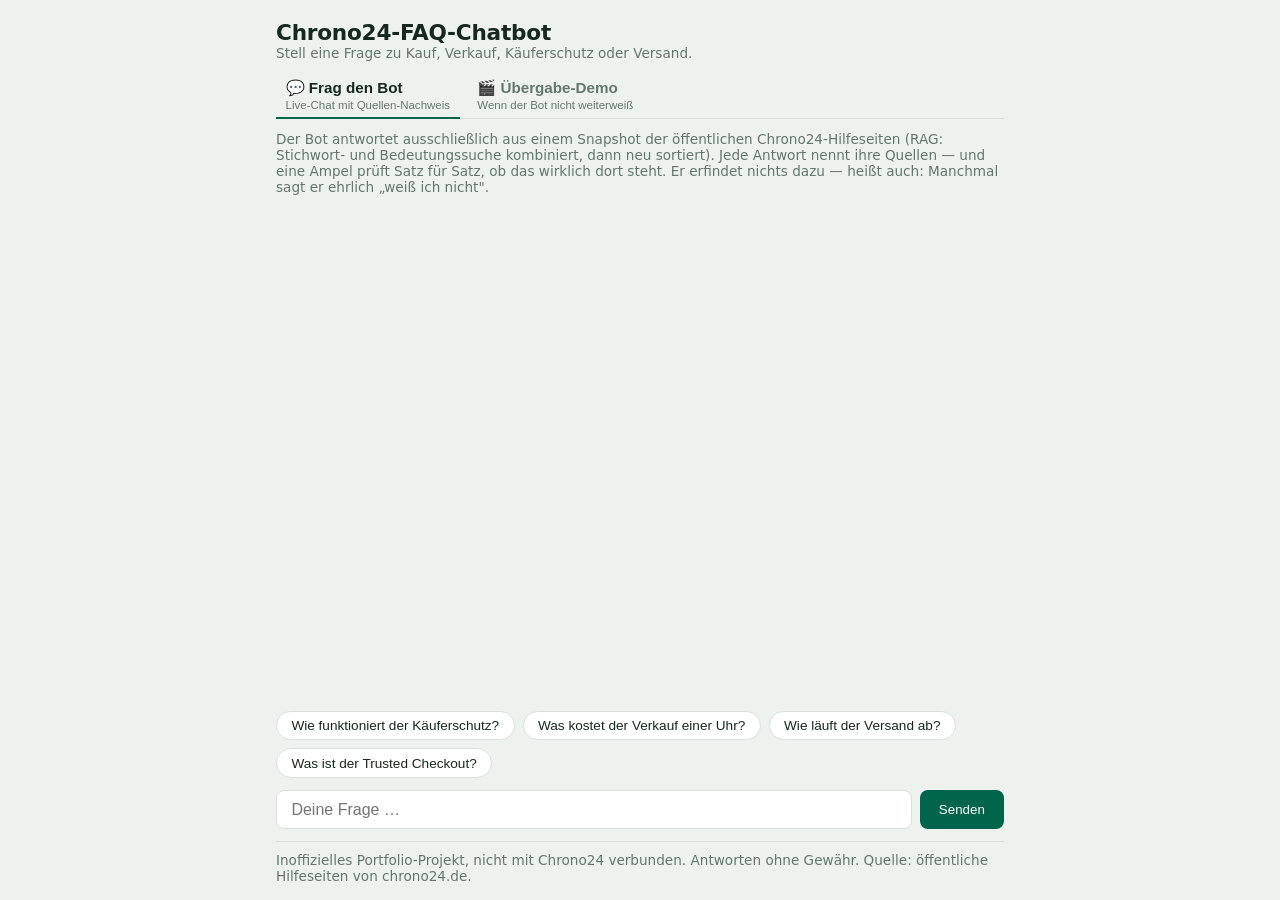
<file: static/index.html>
<!DOCTYPE html>
<html lang="de">
<head>
  <meta charset="utf-8">
  <meta name="viewport" content="width=device-width, initial-scale=1">
  <title>Chrono24-FAQ-Chatbot — Portfolio-Demo</title>
  <link rel="stylesheet" href="style.css">
</head>
<body>
  <main class="chat">
    <header>
      <h1>Chrono24-FAQ-Chatbot</h1>
      <p class="subtitle">Stell eine Frage zu Kauf, Verkauf, Käuferschutz oder Versand.</p>
    </header>
    <nav class="tabs">
      <button type="button" id="tab-chat" class="tab active">
        <strong>💬 Frag den Bot</strong>
        <small>Live-Chat mit Quellen-Nachweis</small>
      </button>
      <button type="button" id="tab-demo" class="tab">
        <strong>🎬 Übergabe-Demo</strong>
        <small>Wenn der Bot nicht weiterweiß</small>
      </button>
    </nav>
    <p id="tab-intro" class="tab-intro"></p>
    <div id="messages" class="messages"></div>
    <div id="examples" class="examples">
      <button class="example">Wie funktioniert der Käuferschutz?</button>
      <button class="example">Was kostet der Verkauf einer Uhr?</button>
      <button class="example">Wie läuft der Versand ab?</button>
      <button class="example">Was ist der Trusted Checkout?</button>
    </div>
    <div class="scenarios-row" id="scenarios-row" hidden>
      <span class="scenarios-label">Wähle einen Fall:</span>
      <span id="scenarios"></span>
    </div>
    <form id="form" class="input-row">
      <input id="input" type="text" maxlength="500" autocomplete="off"
             placeholder="Deine Frage …" required>
      <button type="submit" id="send">Senden</button>
      <button id="handover" type="button" hidden>An Support übergeben</button>
    </form>
    <footer>
      Inoffizielles Portfolio-Projekt, nicht mit Chrono24 verbunden. Antworten ohne
      Gewähr. Quelle: öffentliche Hilfeseiten von chrono24.de.
    </footer>
  </main>
  <script src="app.js"></script>
</body>
</html>
</file>
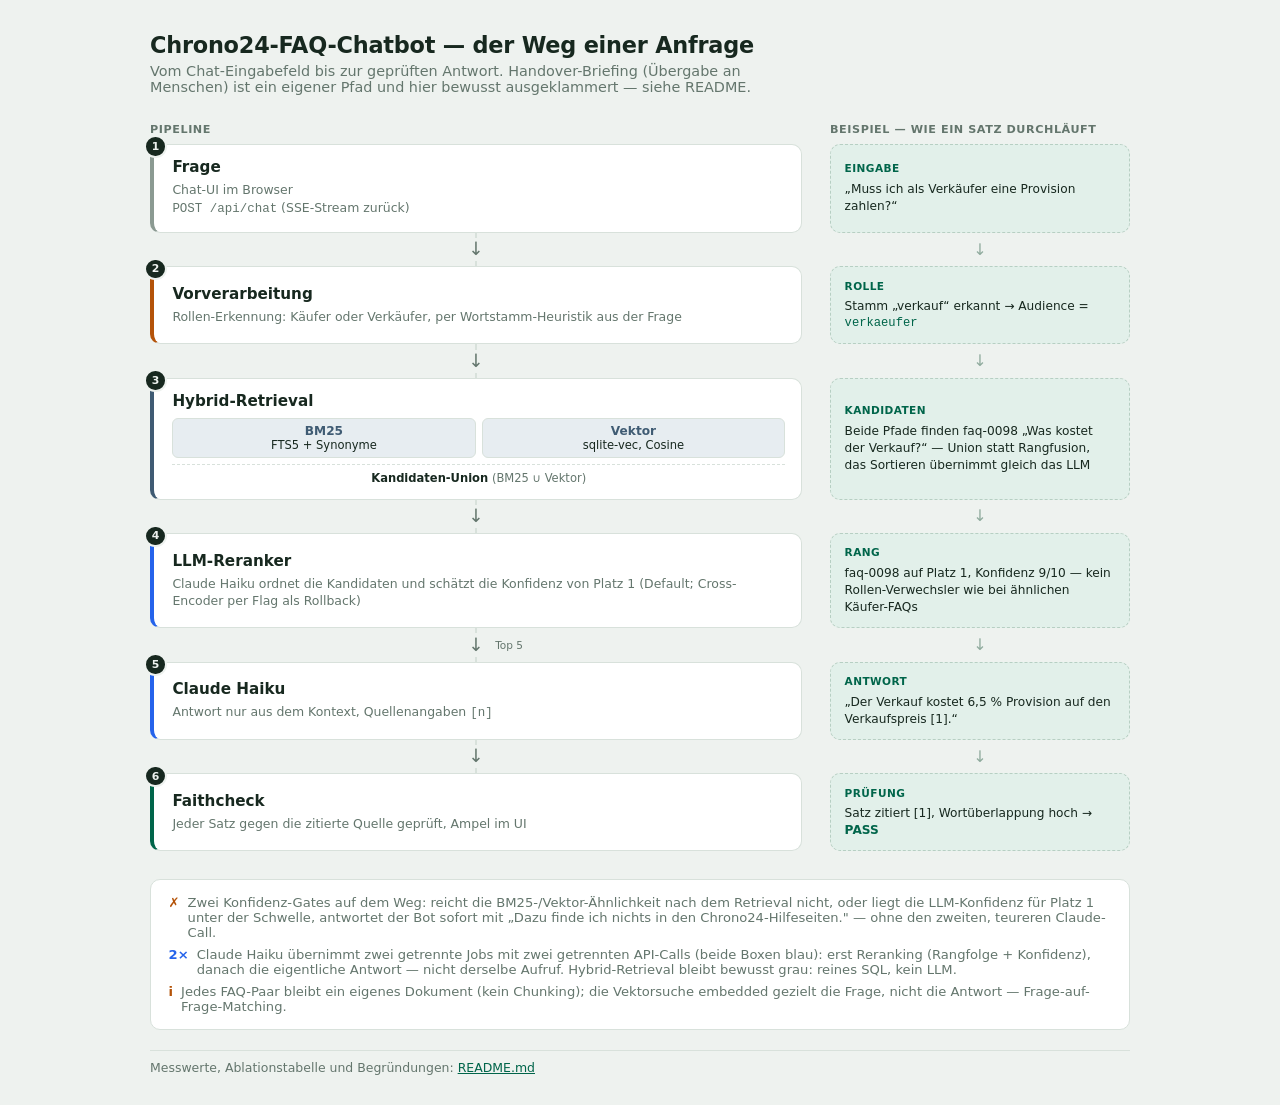
<file: docs/pipeline.html>
<!doctype html>
<html lang="de">
<head>
<meta charset="utf-8">
<title>Chrono24-FAQ-Chatbot — Anfrage → Antwort</title>
<meta name="viewport" content="width=device-width, initial-scale=1">
<style>
  :root {
    --bg: #eef2ef;
    --card: #ffffff;
    --ink: #17281f;
    --muted: #64766d;
    --border: #d8e1db;
    --green: #00654a;
    --green-soft: #e2f0ea;
    --green-line: #b7cfc3;
    --bot: #2563eb;
    --amber: #b45309;
    --slate: #3f5b73;
    --slate-soft: #e7edf1;
  }
  * { box-sizing: border-box; margin: 0; }
  body {
    background: var(--bg);
    color: var(--ink);
    font-family: system-ui, -apple-system, "Segoe UI", sans-serif;
    padding: 2rem 1.5rem;
  }
  .wrap { max-width: 980px; margin: 0 auto; }
  header { margin-bottom: 1.75rem; }
  h1 { font-size: 1.4rem; font-weight: 650; letter-spacing: -0.01em; }
  .subtitle { color: var(--muted); font-size: 0.9rem; margin-top: 0.3rem; max-width: 640px; }

  .flow {
    display: grid;
    grid-template-columns: 1fr 300px;
    column-gap: 1.75rem;
    row-gap: 0;
    align-items: stretch;
  }

  .col-label {
    font-size: 0.7rem; font-weight: 650; text-transform: uppercase;
    letter-spacing: 0.05em; color: var(--muted); padding-bottom: 0.5rem;
  }

  /* Pipeline-Spur: durchgehende Rail-Linie hinter dem Pfeil, Glyph
     maskiert die Linie mit dem Seitenhintergrund -- gleiches Muster wie
     die Betreuer-Zeitachse in static/style.css (.lane.line). */
  .arrow-main {
    position: relative;
    height: 2.1rem;
    display: flex; align-items: center; justify-content: center;
    color: var(--muted);
  }
  .arrow-main::before {
    content: ""; position: absolute; left: 50%; top: 0; bottom: 0;
    width: 2px; background: var(--border); transform: translateX(-50%);
  }
  .arrow-main .glyph {
    position: relative; z-index: 1; background: var(--bg);
    padding: 0.15rem 0.4rem; font-size: 1.15rem; line-height: 1;
  }
  .arrow-main .tag {
    position: absolute; left: calc(50% + 1rem); z-index: 1;
    background: var(--bg); padding: 0 0.2rem;
    font-size: 0.66rem; white-space: nowrap;
  }

  /* Beispiel-Spur: bewusst leichter (kleiner, blasser, ohne Rail) --
     zweitrangig gegenueber der Pipeline. */
  .arrow-note {
    height: 2.1rem;
    display: flex; align-items: center; justify-content: center;
    color: #8fab9d; font-size: 1rem; line-height: 1;
  }

  .box {
    position: relative;
    background: var(--card);
    border: 1px solid var(--border);
    border-left: 4px solid var(--muted);
    border-radius: 10px;
    padding: 0.85rem 1rem 0.85rem 1.15rem;
    display: flex;
    flex-direction: column;
    justify-content: center;
  }
  .box h2 { font-size: 0.95rem; font-weight: 650; }
  .box p { font-size: 0.78rem; color: var(--muted); margin-top: 0.3rem; line-height: 1.4; }

  .step {
    position: absolute; top: -0.6rem; left: -0.6rem;
    width: 1.4rem; height: 1.4rem; border-radius: 50%;
    background: var(--ink); color: var(--bg);
    font-size: 0.68rem; font-weight: 700;
    display: flex; align-items: center; justify-content: center;
    border: 2px solid var(--bg);
  }

  .box.user { border-left-color: #8b9a92; }
  .box.pre { border-left-color: var(--amber); }
  .box.retrieval { border-left-color: var(--slate); }
  .box.rerank { border-left-color: var(--bot); }
  .box.llm { border-left-color: var(--bot); }
  .box.faith { border-left-color: var(--green); }

  .retrieval-inner {
    display: flex; flex-direction: column; gap: 0.4rem; margin-top: 0.5rem;
  }
  .chips { display: flex; gap: 0.4rem; }
  .chip {
    flex: 1; background: var(--slate-soft); border: 1px solid var(--border);
    border-radius: 6px; padding: 0.3rem 0.4rem; font-size: 0.72rem; text-align: center;
  }
  .chip b { display: block; font-size: 0.76rem; color: var(--slate); }
  .fusion {
    text-align: center; font-size: 0.72rem; color: var(--muted);
    border-top: 1px dashed var(--border); padding-top: 0.35rem;
  }
  .fusion b { color: var(--ink); }

  .note {
    background: var(--green-soft);
    border: 1px dashed var(--green-line);
    border-radius: 10px;
    padding: 0.7rem 0.85rem;
    font-size: 0.76rem;
    color: var(--ink);
    line-height: 1.4;
    display: flex;
    flex-direction: column;
    justify-content: center;
  }
  .note b {
    display: block; font-size: 0.66rem; font-weight: 700; text-transform: uppercase;
    letter-spacing: 0.04em; color: var(--green); margin-bottom: 0.3rem;
  }

  .legend {
    margin-top: 1.75rem;
    background: var(--card);
    border: 1px solid var(--border);
    border-radius: 10px;
    padding: 0.9rem 1.1rem;
    font-size: 0.82rem;
    color: var(--muted);
    display: flex;
    flex-direction: column;
    gap: 0.45rem;
  }
  .legend .row { display: flex; gap: 0.5rem; align-items: baseline; }
  .legend .mark { color: var(--amber); font-weight: 700; flex-shrink: 0; }
  .legend .mark.claude { color: var(--bot); }
  .legend code {
    color: var(--green); font-family: ui-monospace, "Cascadia Mono", Consolas, monospace;
    font-size: 0.78rem;
  }

  footer {
    margin-top: 1.25rem; font-size: 0.78rem; color: var(--muted);
    border-top: 1px solid var(--border); padding-top: 0.6rem;
  }
  footer a { color: var(--green); }
</style>
</head>
<body>
<div class="wrap">
  <header>
    <h1>Chrono24-FAQ-Chatbot — der Weg einer Anfrage</h1>
    <p class="subtitle">Vom Chat-Eingabefeld bis zur geprüften Antwort. Handover-Briefing (Übergabe an Menschen) ist ein eigener Pfad und hier bewusst ausgeklammert — siehe README.</p>
  </header>

  <div class="flow">
    <div class="col-label">Pipeline</div>
    <div class="col-label">Beispiel — wie ein Satz durchläuft</div>

    <div class="box user">
      <span class="step">1</span>
      <h2>Frage</h2>
      <p>Chat-UI im Browser<br><code style="color:var(--muted)">POST /api/chat</code> (SSE-Stream zurück)</p>
    </div>
    <div class="note"><b>Eingabe</b>„Muss ich als Verkäufer eine Provision zahlen?“</div>

    <div class="arrow-main"><span class="glyph">↓</span></div>
    <div class="arrow-note">↓</div>

    <div class="box pre">
      <span class="step">2</span>
      <h2>Vorverarbeitung</h2>
      <p>Rollen-Erkennung: Käufer oder Verkäufer, per Wortstamm-Heuristik aus der Frage</p>
    </div>
    <div class="note"><b>Rolle</b>Stamm „verkauf“ erkannt → Audience = <code style="color:var(--green)">verkaeufer</code></div>

    <div class="arrow-main"><span class="glyph">↓</span></div>
    <div class="arrow-note">↓</div>

    <div class="box retrieval">
      <span class="step">3</span>
      <h2>Hybrid-Retrieval</h2>
      <div class="retrieval-inner">
        <div class="chips">
          <div class="chip"><b>BM25</b>FTS5 + Synonyme</div>
          <div class="chip"><b>Vektor</b>sqlite-vec, Cosine</div>
        </div>
        <div class="fusion"><b>Kandidaten-Union</b> (BM25 ∪ Vektor)</div>
      </div>
    </div>
    <div class="note"><b>Kandidaten</b>Beide Pfade finden faq-0098 „Was kostet der Verkauf?“ — Union statt Rangfusion, das Sortieren übernimmt gleich das LLM</div>

    <div class="arrow-main"><span class="glyph">↓</span></div>
    <div class="arrow-note">↓</div>

    <div class="box rerank">
      <span class="step">4</span>
      <h2>LLM-Reranker</h2>
      <p>Claude Haiku ordnet die Kandidaten und schätzt die Konfidenz von Platz 1 (Default; Cross-Encoder per Flag als Rollback)</p>
    </div>
    <div class="note"><b>Rang</b>faq-0098 auf Platz 1, Konfidenz 9/10 — kein Rollen-Verwechsler wie bei ähnlichen Käufer-FAQs</div>

    <div class="arrow-main"><span class="glyph">↓</span><span class="tag">Top 5</span></div>
    <div class="arrow-note">↓</div>

    <div class="box llm">
      <span class="step">5</span>
      <h2>Claude Haiku</h2>
      <p>Antwort nur aus dem Kontext, Quellenangaben <code>[n]</code></p>
    </div>
    <div class="note"><b>Antwort</b>„Der Verkauf kostet 6,5 % Provision auf den Verkaufspreis [1].“</div>

    <div class="arrow-main"><span class="glyph">↓</span></div>
    <div class="arrow-note">↓</div>

    <div class="box faith">
      <span class="step">6</span>
      <h2>Faithcheck</h2>
      <p>Jeder Satz gegen die zitierte Quelle geprüft, Ampel im UI</p>
    </div>
    <div class="note"><b>Prüfung</b>Satz zitiert [1], Wortüberlappung hoch → <span style="color:var(--green); font-weight:650;">PASS</span></div>
  </div>

  <div class="legend">
    <div class="row">
      <span class="mark">✗</span>
      <span>Zwei Konfidenz-Gates auf dem Weg: reicht die BM25-/Vektor-Ähnlichkeit nach dem Retrieval nicht, oder liegt die LLM-Konfidenz für Platz 1 unter der Schwelle, antwortet der Bot sofort mit „Dazu finde ich nichts in den Chrono24-Hilfeseiten." — ohne den zweiten, teureren Claude-Call.</span>
    </div>
    <div class="row">
      <span class="mark claude">2×</span>
      <span>Claude Haiku übernimmt zwei getrennte Jobs mit zwei getrennten API-Calls (beide Boxen blau): erst Reranking (Rangfolge + Konfidenz), danach die eigentliche Antwort — nicht derselbe Aufruf. Hybrid-Retrieval bleibt bewusst grau: reines SQL, kein LLM.</span>
    </div>
    <div class="row">
      <span class="mark">i</span>
      <span>Jedes FAQ-Paar bleibt ein eigenes Dokument (kein Chunking); die Vektorsuche embedded gezielt die Frage, nicht die Antwort — Frage-auf-Frage-Matching.</span>
    </div>
  </div>

  <footer>
    Messwerte, Ablationstabelle und Begründungen: <a href="../README.md">README.md</a>
  </footer>
</div>
</body>
</html>
</file>
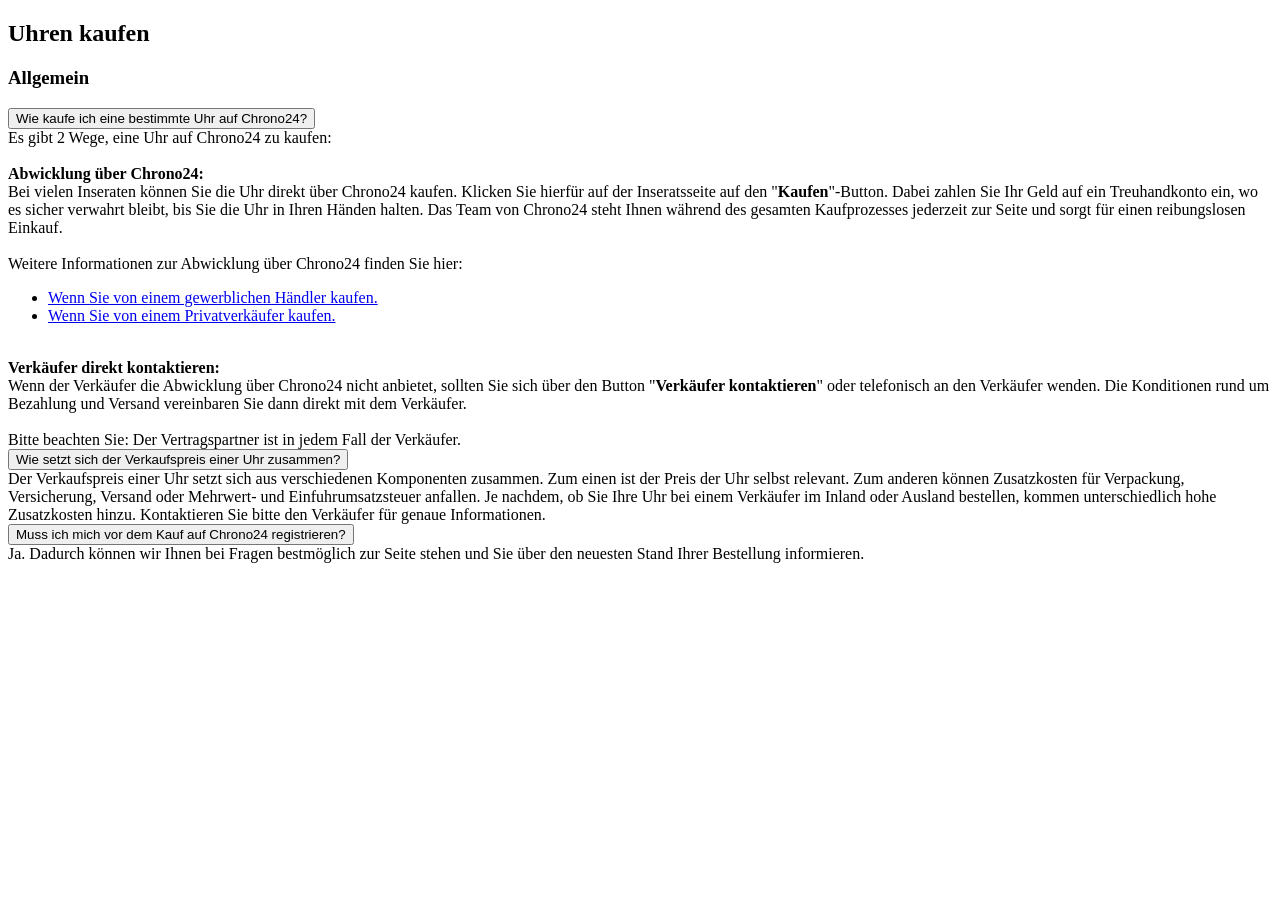
<file: tests/fixtures/faq_sample.html>
<!DOCTYPE html>
<html lang="de">
<head><meta charset="utf-8"><title>FAQ-Fixture (Ausschnitt aus echtem Chrono24-HTML)</title></head>
<body>
<div class="js-faq-list m-b-5">
<div class="js-faq-chapter faq-chapter m-b-6" id="chapter-2">
<h2 id="trusted-checkout">
                     Uhren kaufen</h2>
<div class="js-sub-chapter">
<h3 class="m-t-0" id="buy-watch-1">
                        Allgemein</h3>
<div class="m-b-5">
<div class="accordion js-accordion" id="js-94b9ece7-12f2-423f-b649-334558b54d9d">
<div class="js-accordion-item accordion-item" data-id="22" id="acc-22">
<button aria-controls="id-5493c620" class="js-accordion-head accordion-head w-100 text-lg d-flex justify-content-between align-items-center link" type="button">
<span class="js-accordion-title">
         Wie kaufe ich eine bestimmte Uhr auf Chrono24?
      </span>
<i aria-hidden="true" class="i-arrow-down pull-right" role="img"></i> </button>
<div class="js-accordion-body accordion-body" id="id-5493c620">
<div class="min-width-0">
<div class="m-b-2">
               
Es gibt 2 Wege, eine Uhr auf Chrono24 zu kaufen:<br/><br/><strong>Abwicklung über Chrono24:</strong><br/>Bei vielen Inseraten können Sie die Uhr direkt über Chrono24 kaufen. Klicken Sie hierfür auf der Inseratsseite auf den "<strong>Kaufen</strong>"-Button. Dabei zahlen Sie Ihr Geld auf ein Treuhandkonto ein, wo es sicher verwahrt bleibt, bis Sie die Uhr in Ihren Händen halten. Das Team von Chrono24 steht Ihnen während des gesamten Kaufprozesses jederzeit zur Seite und sorgt für einen reibungslosen Einkauf.<br/><br/>Weitere Informationen zur Abwicklung über Chrono24 finden Sie hier:<ul><li><a href="/about-us.htm">Wenn Sie von einem gewerblichen Händler kaufen.</a></li><li><a href="/about-us.htm#private-seller">Wenn Sie von einem Privatverkäufer kaufen.</a></li></ul><br/><strong>Verkäufer direkt kontaktieren:</strong><br/>Wenn der Verkäufer die Abwicklung über Chrono24 nicht anbietet, sollten Sie sich über den Button "<strong>Verkäufer kontaktieren</strong>" oder telefonisch an den Verkäufer wenden. Die Konditionen rund um Bezahlung und Versand vereinbaren Sie dann direkt mit dem Verkäufer.<br/><br/>Bitte beachten Sie: Der Vertragspartner ist in jedem Fall der Verkäufer.

            </div>
</div>
</div>
</div>
<div class="js-accordion-item accordion-item" data-id="57" id="acc-57">
<button aria-controls="id-8397787e" class="js-accordion-head accordion-head w-100 text-lg d-flex justify-content-between align-items-center link" type="button">
<span class="js-accordion-title">
         Wie setzt sich der Verkaufspreis einer Uhr zusammen?
      </span>
<i aria-hidden="true" class="i-arrow-down pull-right" role="img"></i> </button>
<div class="js-accordion-body accordion-body" id="id-8397787e">
<div class="min-width-0">
<div class="m-b-2">
               
Der Verkaufspreis einer Uhr setzt sich aus verschiedenen Komponenten zusammen. Zum einen ist der Preis der Uhr selbst relevant. Zum anderen können Zusatzkosten für Verpackung, Versicherung, Versand oder Mehrwert- und Einfuhrumsatzsteuer anfallen. Je nachdem, ob Sie Ihre Uhr bei einem Verkäufer im Inland oder Ausland bestellen, kommen unterschiedlich hohe Zusatzkosten hinzu. Kontaktieren Sie bitte den Verkäufer für genaue Informationen.

            </div>
</div>
</div>
</div>
<div class="js-accordion-item accordion-item" data-id="64" id="acc-64">
<button aria-controls="id-e2a51bdf" class="js-accordion-head accordion-head w-100 text-lg d-flex justify-content-between align-items-center link" type="button">
<span class="js-accordion-title">
         Muss ich mich vor dem Kauf auf Chrono24 registrieren?
      </span>
<i aria-hidden="true" class="i-arrow-down pull-right" role="img"></i> </button>
<div class="js-accordion-body accordion-body" id="id-e2a51bdf">
<div class="min-width-0">
<div class="m-b-2">
               
Ja. Dadurch können wir Ihnen bei Fragen bestmöglich zur Seite stehen und Sie über den neuesten Stand Ihrer Bestellung informieren.

            </div>
</div>
</div>
</div>







</div>
<script>
   c24.jsLoader.ready(() => {
      let previous = Promise.resolve();
      previous = c24.jsLoader.load({
         url: '\/dist\/js\/accordion.455e1f095bb63af494d5.js',
         callback: 'initAccordion',
         callbackId: 'js\-94b9ece7\-12f2\-423f\-b649\-334558b54d9d',
      }).catch(e => c24.errors.logError("Error loading js file accordion.455e1f095bb63af494d5.js of bundle accordion with callback initAccordion", '\/dist\/js\/accordion.455e1f095bb63af494d5.js', e));
   });
</script>
</div>
</div>






</div>
</div>
</body>
</html>
</file>
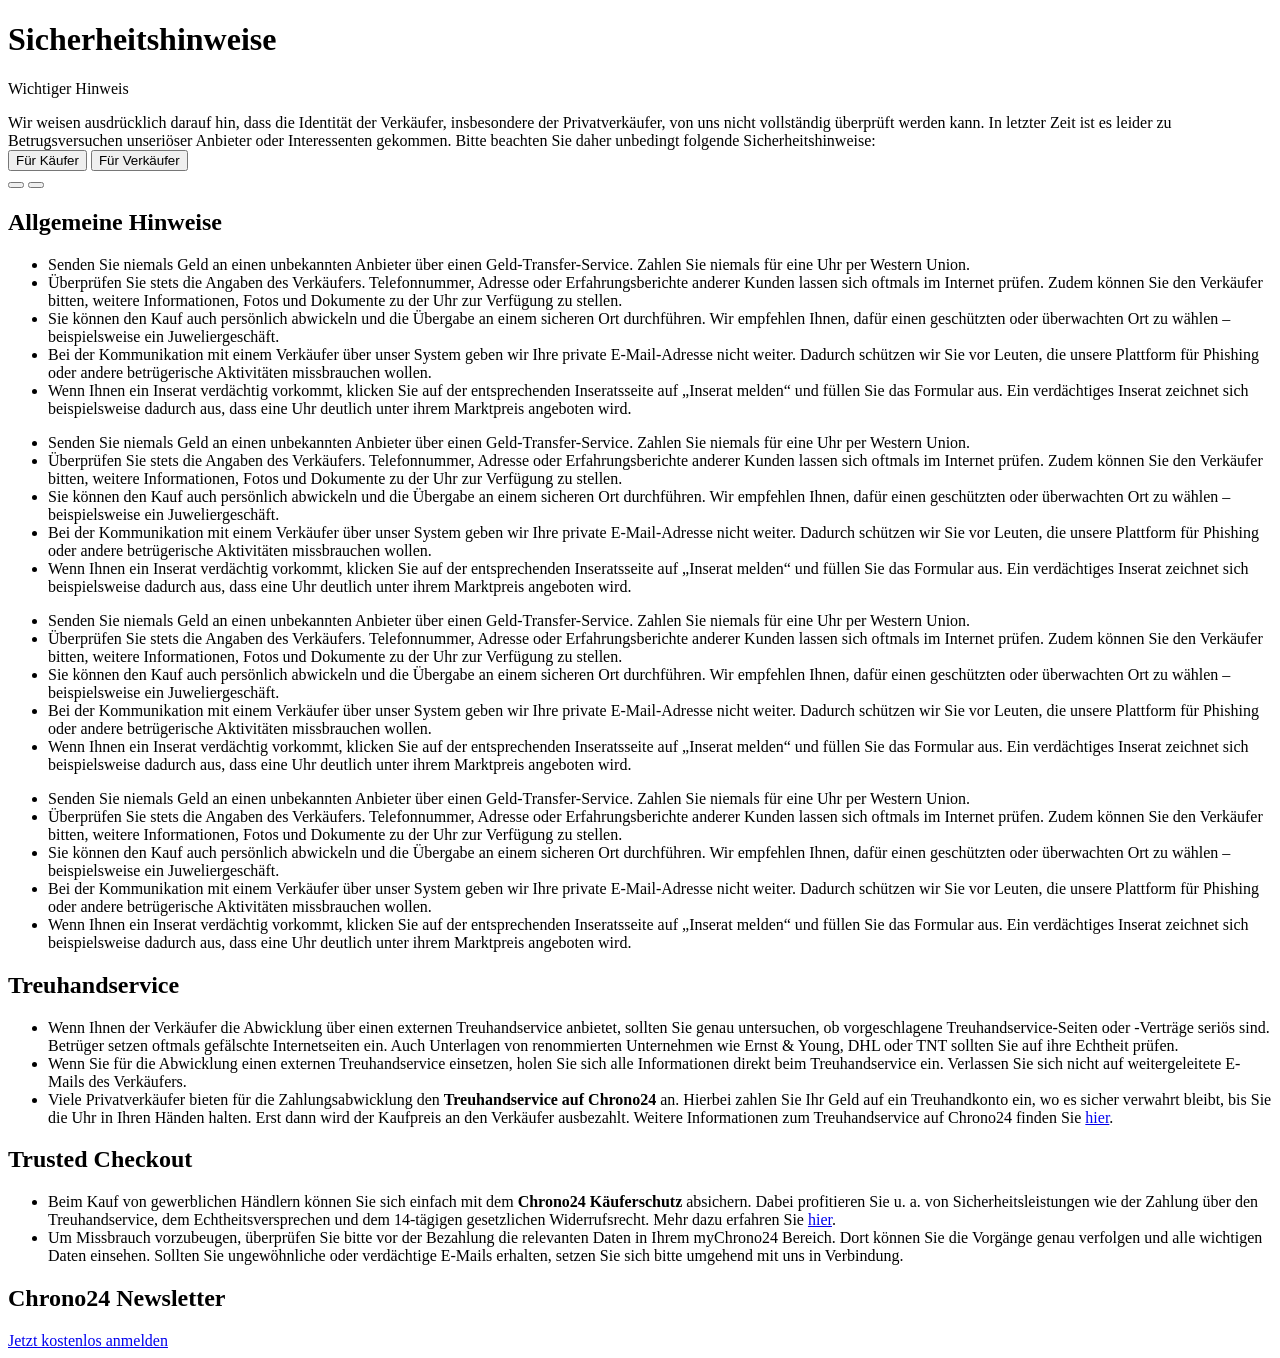
<file: tests/fixtures/info_sample.html>
<!doctype html>
<html lang="de">
<head>
<meta charset="UTF-8">
<title>Chrono24 - Sicherheitshinweise</title>
</head>
<body>
<main id="main-content">
<div class="col-sm-17 col-md-18">
                        <h1>
         Sicherheitshinweise</h1>
   






<c24-alert class="alert m-b-3" component="">
   <div class="alert-content d-flex column-gap-2 p-a-3 p-a-sm-4 alert-warning">

<i class="i-warning" role="img" aria-hidden="true"></i>      <div>
         <p class="text-lg text-bold m-b-2" component-slot="">
            Wichtiger Hinweis
         </p>
         <div component-slot="">
            Wir weisen ausdrücklich darauf hin, dass die Identität der Verkäufer, insbesondere der Privatverkäufer, von uns nicht vollständig überprüft werden kann. In letzter Zeit ist es leider zu Betrugsversuchen unseriöser Anbieter oder Interessenten gekommen. Bitte beachten Sie daher unbedingt folgende Sicherheitshinweise:
         </div>
      </div>
   </div>
</c24-alert>




<c24-tabs class="tabs" component="scope-b4042e49">
   <div class="full-xs m-b-5">
      

      
<c24-scrollable-container class="scrollable-container relative" component="">
   <div class="js-scroll-container scroll-container">
      
         <div class="tabs-wrapper d-flex w-max-content min-width-100" role="tablist">
            <button type="button" id="id-2bfc6fa8-tab-0" class="js-tab tab link text-decoration-none text-lg text-center p-x-3 p-y-2 active text-nowrap scope-b4042e49" role="tab" aria-controls="id-2bfc6fa8-tab-panel-0" aria-selected="">
               Für Käufer
            </button>
            <button type="button" id="id-2bfc6fa8-tab-1" class="js-tab tab link text-decoration-none text-lg text-center p-x-3 p-y-2 text-nowrap scope-b4042e49" role="tab" aria-controls="id-2bfc6fa8-tab-panel-1">
               Für Verkäufer
            </button>
         </div>

   </div>

   <button class="js-previous-button previous-button link d-none" type="button">

<i class="i-back m-r-0" role="img" aria-label="Zur vorherigen Folie gehen"></i>   </button>

   <button class="js-next-button next-button link d-none" type="button">

<i class="i-forward m-r-0" role="img" aria-label="Zur nächsten Folie gehen"></i>   </button>
</c24-scrollable-container>






   </div>


<div id="id-2bfc6fa8-tab-panel-0" class="js-tab-panel tab-panel active" role="tabpanel" aria-labelledby="id-2bfc6fa8-tab-0">
   
   <h2>
      Allgemeine Hinweise
   </h2>

   <ul class="m-b-6">
      <li>
         Senden Sie niemals Geld an einen unbekannten Anbieter über einen Geld-Transfer-Service. Zahlen Sie niemals für eine Uhr per Western Union.
      </li>

      <li>
         Überprüfen Sie stets die Angaben des Verkäufers. Telefonnummer, Adresse oder Erfahrungsberichte anderer Kunden lassen sich oftmals im Internet prüfen. Zudem können Sie den Verkäufer bitten, weitere Informationen, Fotos und Dokumente zu der Uhr zur Verfügung zu stellen.
      </li>

      <li>
         Sie können den Kauf auch persönlich abwickeln und die Übergabe an einem sicheren Ort durchführen. Wir empfehlen Ihnen, dafür einen geschützten oder überwachten Ort zu wählen – beispielsweise ein Juweliergeschäft.
      </li>

      <li>
         Bei der Kommunikation mit einem Verkäufer über unser System geben wir Ihre private E-Mail-Adresse nicht weiter. Dadurch schützen wir Sie vor Leuten, die unsere Plattform für Phishing oder andere betrügerische Aktivitäten missbrauchen wollen.
      </li>

      <li>
         Wenn Ihnen ein Inserat verdächtig vorkommt, klicken Sie auf der entsprechenden Inseratsseite auf „Inserat melden“ und füllen Sie das Formular aus. 
         Ein verdächtiges Inserat zeichnet sich beispielsweise dadurch aus, dass eine Uhr deutlich unter ihrem Marktpreis angeboten wird.
      </li>
   </ul>

   

   <ul class="m-b-6">
      <li>
         Senden Sie niemals Geld an einen unbekannten Anbieter über einen Geld-Transfer-Service. Zahlen Sie niemals für eine Uhr per Western Union.
      </li>

      <li>
         Überprüfen Sie stets die Angaben des Verkäufers. Telefonnummer, Adresse oder Erfahrungsberichte anderer Kunden lassen sich oftmals im Internet prüfen. Zudem können Sie den Verkäufer bitten, weitere Informationen, Fotos und Dokumente zu der Uhr zur Verfügung zu stellen.
      </li>

      <li>
         Sie können den Kauf auch persönlich abwickeln und die Übergabe an einem sicheren Ort durchführen. Wir empfehlen Ihnen, dafür einen geschützten oder überwachten Ort zu wählen – beispielsweise ein Juweliergeschäft.
      </li>

      <li>
         Bei der Kommunikation mit einem Verkäufer über unser System geben wir Ihre private E-Mail-Adresse nicht weiter. Dadurch schützen wir Sie vor Leuten, die unsere Plattform für Phishing oder andere betrügerische Aktivitäten missbrauchen wollen.
      </li>

      <li>
         Wenn Ihnen ein Inserat verdächtig vorkommt, klicken Sie auf der entsprechenden Inseratsseite auf „Inserat melden“ und füllen Sie das Formular aus. 
         Ein verdächtiges Inserat zeichnet sich beispielsweise dadurch aus, dass eine Uhr deutlich unter ihrem Marktpreis angeboten wird.
      </li>
   </ul>

   

   <ul class="m-b-6">
      <li>
         Senden Sie niemals Geld an einen unbekannten Anbieter über einen Geld-Transfer-Service. Zahlen Sie niemals für eine Uhr per Western Union.
      </li>

      <li>
         Überprüfen Sie stets die Angaben des Verkäufers. Telefonnummer, Adresse oder Erfahrungsberichte anderer Kunden lassen sich oftmals im Internet prüfen. Zudem können Sie den Verkäufer bitten, weitere Informationen, Fotos und Dokumente zu der Uhr zur Verfügung zu stellen.
      </li>

      <li>
         Sie können den Kauf auch persönlich abwickeln und die Übergabe an einem sicheren Ort durchführen. Wir empfehlen Ihnen, dafür einen geschützten oder überwachten Ort zu wählen – beispielsweise ein Juweliergeschäft.
      </li>

      <li>
         Bei der Kommunikation mit einem Verkäufer über unser System geben wir Ihre private E-Mail-Adresse nicht weiter. Dadurch schützen wir Sie vor Leuten, die unsere Plattform für Phishing oder andere betrügerische Aktivitäten missbrauchen wollen.
      </li>

      <li>
         Wenn Ihnen ein Inserat verdächtig vorkommt, klicken Sie auf der entsprechenden Inseratsseite auf „Inserat melden“ und füllen Sie das Formular aus. 
         Ein verdächtiges Inserat zeichnet sich beispielsweise dadurch aus, dass eine Uhr deutlich unter ihrem Marktpreis angeboten wird.
      </li>
   </ul>

   

   <ul class="m-b-6">
      <li>
         Senden Sie niemals Geld an einen unbekannten Anbieter über einen Geld-Transfer-Service. Zahlen Sie niemals für eine Uhr per Western Union.
      </li>

      <li>
         Überprüfen Sie stets die Angaben des Verkäufers. Telefonnummer, Adresse oder Erfahrungsberichte anderer Kunden lassen sich oftmals im Internet prüfen. Zudem können Sie den Verkäufer bitten, weitere Informationen, Fotos und Dokumente zu der Uhr zur Verfügung zu stellen.
      </li>

      <li>
         Sie können den Kauf auch persönlich abwickeln und die Übergabe an einem sicheren Ort durchführen. Wir empfehlen Ihnen, dafür einen geschützten oder überwachten Ort zu wählen – beispielsweise ein Juweliergeschäft.
      </li>

      <li>
         Bei der Kommunikation mit einem Verkäufer über unser System geben wir Ihre private E-Mail-Adresse nicht weiter. Dadurch schützen wir Sie vor Leuten, die unsere Plattform für Phishing oder andere betrügerische Aktivitäten missbrauchen wollen.
      </li>

      <li>
         Wenn Ihnen ein Inserat verdächtig vorkommt, klicken Sie auf der entsprechenden Inseratsseite auf „Inserat melden“ und füllen Sie das Formular aus. 
         Ein verdächtiges Inserat zeichnet sich beispielsweise dadurch aus, dass eine Uhr deutlich unter ihrem Marktpreis angeboten wird.
      </li>
   </ul>

   <h2>
      Treuhandservice
   </h2>

   <ul class="m-b-6">
      <li>
         Wenn Ihnen der Verkäufer die Abwicklung über einen externen Treuhandservice anbietet, sollten Sie genau untersuchen, ob vorgeschlagene Treuhandservice-Seiten oder -Verträge seriös sind. Betrüger setzen oftmals gefälschte Internetseiten ein. Auch Unterlagen von renommierten Unternehmen wie Ernst &amp; Young, DHL oder TNT sollten Sie auf ihre Echtheit prüfen.
      </li>

      <li>
         Wenn Sie für die Abwicklung einen externen Treuhandservice einsetzen, holen Sie sich alle Informationen direkt beim Treuhandservice ein. Verlassen Sie sich nicht auf weitergeleitete E-Mails des Verkäufers.
      </li>

      <li>
         Viele Privatverkäufer bieten für die Zahlungsabwicklung den <strong>Treuhandservice auf Chrono24</strong> an. Hierbei zahlen Sie Ihr Geld auf ein Treuhandkonto ein, wo es sicher verwahrt bleibt, bis Sie die Uhr in Ihren Händen halten. Erst dann wird der Kaufpreis an den Verkäufer ausbezahlt. Weitere Informationen zum Treuhandservice auf Chrono24 finden Sie <a href="/info/c2c-checkout.htm">hier</a>.
      </li>
   </ul>

   <h2>
      Trusted Checkout
   </h2>

   <ul>
      <li>
         Beim Kauf von gewerblichen Händlern können Sie sich einfach mit dem <strong>Chrono24 Käuferschutz</strong> absichern. Dabei profitieren Sie u. a. von Sicherheitsleistungen wie der Zahlung über den Treuhandservice, dem Echtheitsversprechen und dem 14-tägigen gesetzlichen Widerrufsrecht. Mehr dazu erfahren Sie <a href="/about-us.htm">hier</a>.
      </li>

      <li>
         Um Missbrauch vorzubeugen, überprüfen Sie bitte vor der Bezahlung die relevanten Daten in Ihrem myChrono24 Bereich. Dort können Sie die Vorgänge genau verfolgen und alle wichtigen Daten einsehen. Sollten Sie ungewöhnliche oder verdächtige E-Mails erhalten, setzen Sie sich bitte umgehend mit uns in Verbindung.
      </li>
   </ul>


</main>
<footer class="js-footer footer bg-surface-container-primary relative" role="contentinfo" data-nosnippet="true">
   <section class="section">
      <div class="container p-t-6">
         <div class="row">
            <div class="col-xs-24 col-sm-12 col-md-8">
               <h2 class="h4 m-b-3 m-t-0">
                  Chrono24 Newsletter
               </h2>

                  <a href="/auth/user/register.htm?userRegisterOrigin=NewsletterSubscribe&amp;continueTo=%2Fnewsletter%2Fsubscription.htm%3Fcomplete%3D1" class="btn btn-secondary w-100">
                     Jetzt kostenlos anmelden
                  </a>
            </div>
            </div>
         </div>
      </section>
   </footer>
</body>
</html>
</file>
<file: static/style.css>
/* Helles Support-Widget-Theme, an Chrono24 angelehnt (Grün auf Weiß).
   Swimlanes: pro Betreuer eine Linie in eigener Farbe — Bot blau,
   Tier-1 grün, Tier-2 bernstein. Der Kunde bleibt neutral grau. */
:root {
  --bg: #eef2ef;
  --card: #ffffff;
  --ink: #17281f;
  --muted: #64766d;
  --border: #d8e1db;
  --green: #00654a;
  --green-soft: #e2f0ea;
  --bot: #2563eb;
  --bot-soft: #eaf0fd;
  --t1: #00654a;
  --t1-soft: #e2f0ea;
  --t2: #b45309;
  --t2-soft: #faf0e2;
}

* { box-sizing: border-box; margin: 0; }

/* display:flex auf .input-row/.examples darf das hidden-Attribut nicht schlagen. */
[hidden] { display: none !important; }

body {
  background: var(--bg);
  color: var(--ink);
  font-family: system-ui, -apple-system, "Segoe UI", sans-serif;
  display: flex;
  justify-content: center;
  min-height: 100vh;
}

.chat {
  width: min(760px, 100%);
  display: flex;
  flex-direction: column;
  padding: 1.25rem 1rem 1rem;
  gap: 0.75rem;
}

header h1 { font-size: 1.35rem; font-weight: 650; letter-spacing: -0.01em; }
.subtitle, footer { color: var(--muted); font-size: 0.85rem; }
footer { border-top: 1px solid var(--border); padding-top: 0.6rem; }

.messages {
  flex: 1;
  overflow-y: auto;
  display: flex;
  flex-direction: column;
  gap: 0.5rem;
  min-height: 40vh;
}

/* Bubbles: Farbbalken zeigt den Sprecher. */
.msg {
  padding: 0.6rem 0.9rem;
  border-radius: 10px;
  white-space: pre-wrap;
  max-width: 90%;
}
/* Kunde ist neutral grau — Grün gehört den Betreuer-Farben. */
.msg.user {
  background: #f3f5f4;
  border: 1px solid var(--border);
  border-right: 3px solid #8b9a92;
  align-self: flex-end;
}
.msg.bot {
  background: var(--card);
  border: 1px solid var(--border);
  border-left: 3px solid var(--bot);
  align-self: flex-start;
  white-space: normal;
}
.msg.agent {
  border: 1px solid var(--border);
  align-self: flex-start;
  white-space: normal;
}
.msg.agent.t1 { background: var(--t1-soft); border-left: 3px solid var(--t1); }
.msg.agent.t2 { background: var(--t2-soft); border-left: 3px solid var(--t2); }
.msg.bot p { margin: 0 0 0.5rem; }
.msg.bot p:last-child { margin-bottom: 0; }
.msg.bot ul { margin: 0 0 0.5rem 1.2rem; padding: 0; }
.msg.bot li { margin-bottom: 0.25rem; }

.sources { font-size: 0.85rem; color: var(--muted); }
.sources a { color: var(--green); margin-right: 0.5rem; }

.retrieval, .validation {
  font-size: 0.8rem;
  color: var(--muted);
  background: var(--card);
  border: 1px solid var(--border);
  border-radius: 8px;
  padding: 0.4rem 0.7rem;
}
.retrieval summary, .validation summary { cursor: pointer; }
.retrieval code, .validation code {
  color: var(--green);
  font-family: ui-monospace, "Cascadia Mono", Consolas, monospace;
}
.retrieval ul { margin: 0.3rem 0 0 1.2rem; }
.validation ul { margin: 0.3rem 0 0 1.2rem; list-style: none; padding: 0; }
.validation li { margin-bottom: 0.2rem; }
.validation .legend { margin-top: 0.4rem; font-size: 0.75rem; }

/* Übergabe-Briefing: Karte mit grünem Kopfbalken. */
.briefing {
  font-size: 0.85rem;
  background: var(--card);
  border: 1px solid var(--border);
  border-radius: 10px;
  overflow: hidden;
}
.briefing-head {
  font-weight: 600;
  background: var(--green);
  color: #fff;
  padding: 0.45rem 0.9rem;
}
.briefing > p, .briefing-row, .briefing .legend { margin: 0.35rem 0.9rem; }
.briefing-row { display: flex; gap: 0.45rem; align-items: flex-start; }
.briefing-row .row-body { flex: 1; min-width: 0; }
.briefing .merit { font-size: 0.82rem; color: var(--muted); font-style: italic; }
.briefing .legend { font-size: 0.75rem; color: var(--muted); padding-bottom: 0.5rem; }
.briefing .belege {
  font-size: 0.78rem; color: var(--muted);
  margin: 0.2rem 0 0.3rem;
}
.briefing .belege summary { cursor: pointer; color: var(--green); }
.briefing .claims { margin: 0.35rem 0.9rem 0.5rem; }
.briefing .claims summary { cursor: pointer; color: var(--green); font-size: 0.8rem; }
.briefing .claims .briefing-row { margin: 0.35rem 0 0.35rem 0.4rem; }
.briefing .belege blockquote {
  margin: 0.3rem 0 0.3rem 0.8rem; padding-left: 0.6rem;
  border-left: 2px solid var(--green);
}

.handover-offer { font-size: 0.85rem; color: var(--muted); }
.handover-link {
  background: none; border: none; color: var(--green);
  cursor: pointer; font-size: inherit; padding: 0; text-decoration: underline;
}
#handover {
  background: var(--card); color: var(--ink); border: 1px solid var(--border);
  border-radius: 8px; padding: 0.6rem 0.9rem; cursor: pointer;
}
#handover:hover { border-color: var(--green); }
#handover:disabled { opacity: 0.5; }

/* Szenario-Auswahl */
.scenarios-row {
  display: flex; flex-wrap: wrap; align-items: center; gap: 0.5rem;
  font-size: 0.8rem; color: var(--muted);
}
.scenario-btn { display: inline-flex; flex-direction: column; align-items: flex-start;
  gap: 0.1rem; border-radius: 10px; text-align: left; }
.scenario-btn small { color: var(--muted); font-size: 0.75rem; }

.scenario-note {
  font-size: 0.85rem; color: var(--ink);
  background: var(--card); border: 1px dashed var(--green);
  border-radius: 8px; padding: 0.5rem 0.8rem;
  display: flex; flex-wrap: wrap; align-items: center; gap: 0.4rem;
}
.lane-chips { display: inline-flex; gap: 0.35rem; }
.lane-chip {
  font-size: 0.72rem; font-weight: 600; border-radius: 999px;
  padding: 0.1rem 0.55rem; color: #fff;
}
.lane-chip.bot { background: var(--bot); }
.lane-chip.t1 { background: var(--t1); }
.lane-chip.t2 { background: var(--t2); }

.line-badge {
  display: block; font-size: 0.7rem; color: var(--muted);
  font-family: ui-monospace, "Cascadia Mono", Consolas, monospace;
  margin-bottom: 0.2rem;
}
.line-badge.bot { color: var(--bot); }
.line-badge.t1 { color: var(--t1); }
.line-badge.t2 { color: var(--t2); }

.scenario-nav { font-size: 0.85rem; color: var(--muted); align-self: center;
  padding: 0.2rem 0; }

/* Tabs */
.tabs { display: flex; gap: 0.5rem; border-bottom: 1px solid var(--border); }
.tab {
  background: none; color: var(--muted); border: 0;
  border-bottom: 2px solid transparent; padding: 0.4rem 0.6rem;
  margin-bottom: -1px; cursor: pointer; font-size: 0.95rem;
  display: inline-flex; flex-direction: column; align-items: flex-start;
  gap: 0.1rem; text-align: left;
}
.tab strong { font-weight: 600; }
.tab small { font-size: 0.72rem; font-weight: 400; color: var(--muted); }
.tab.active { color: var(--ink); border-bottom-color: var(--green); }
.tab-intro { font-size: 0.85rem; color: var(--muted); }

/* Swimlane-Zeitachse: linke Rail mit einer Spalte pro Betreuer-Lane.
   row-gap 0, damit die Linien durchlaufen — Abstand macht .tl-content. */
.timeline {
  display: grid;
  grid-template-columns: calc(var(--lane-count, 1) * 1.4rem) 1fr;
  column-gap: 0.8rem;
  row-gap: 0;
}
.tl-content { display: flex; flex-direction: column; gap: 0.4rem;
  min-width: 0; padding-bottom: 0.6rem; }
.tl-content .handover-link { align-self: flex-start; }

.rail { display: flex; }
.lane { position: relative; width: 1.4rem; }
.lane.line::before, .lane.half-top::before, .lane.half-bottom::before {
  content: ""; position: absolute; left: calc(50% - 1px); width: 2px;
  top: 0; bottom: 0; background: currentColor; opacity: 0.45;
}
.lane.half-top::before { bottom: calc(100% - 0.9rem); }
.lane.half-bottom::before { top: 0.9rem; }
.lane.bot { color: var(--bot); }
.lane.t1 { color: var(--t1); }
.lane.t2 { color: var(--t2); }
/* Punkt: dieser Betreuer spricht in dieser Zeile. */
.lane.dot::after {
  content: ""; position: absolute; left: calc(50% - 5px); top: 0.55rem;
  width: 10px; height: 10px; border-radius: 50%;
  background: currentColor; border: 2px solid var(--bg);
}
/* ◆ Start einer neuen Lane am Meilenstein. */
.lane.start::after {
  content: "◆"; position: absolute; left: 50%; top: 0.4rem;
  transform: translateX(-50%); font-size: 0.8rem; line-height: 1;
  color: currentColor;
}

/* Akt-Überschrift als Zwischenzeile rechts der Rail. */
.tl-content.act {
  font-size: 0.72rem; font-weight: 650; text-transform: uppercase;
  letter-spacing: 0.06em; color: var(--muted);
  padding: 0.5rem 0 0.35rem;
}
.case-solved { font-size: 0.9rem; font-weight: 650; color: var(--green);
  padding: 0.2rem 0 0.4rem; }
.milestone-label { font-size: 0.85rem; font-weight: 600; }
.milestone-label.t1 { color: var(--t1); }
.milestone-label.t2 { color: var(--t2); }

/* Kino-Modus und Briefing-Inszenierung */
.msg.appear { animation: msg-in 0.3s ease-out; }
@keyframes msg-in {
  from { opacity: 0; transform: translateY(6px); }
}
.play-btn { font-weight: 600; }
.status-icon { display: inline-block; min-width: 1.1em; }

.pulse { animation: handover-pulse 1s ease-in-out 3; }
.loading::after {
  content: ""; display: inline-block; width: 0.75em; height: 0.75em;
  margin-left: 0.4em; border: 2px solid currentColor; border-right-color: transparent;
  border-radius: 50%; animation: spin 0.8s linear infinite; vertical-align: -0.1em;
}
@keyframes spin { to { transform: rotate(360deg); } }
@keyframes handover-pulse {
  0%, 100% { box-shadow: none; }
  50% { box-shadow: 0 0 0 4px #00654a55; border-color: var(--green); }
}
@media (prefers-reduced-motion: reduce) {
  .pulse, .loading::after, .msg.appear { animation: none; }
}

.examples { display: flex; flex-wrap: wrap; gap: 0.5rem; }
.example {
  background: var(--card); color: var(--ink); border: 1px solid var(--border);
  border-radius: 999px; padding: 0.4rem 0.9rem; cursor: pointer; font-size: 0.85rem;
}
.example:hover { border-color: var(--green); }

.input-row { display: flex; gap: 0.5rem; }
#input {
  flex: 1; background: var(--card); color: var(--ink);
  border: 1px solid var(--border); border-radius: 8px;
  padding: 0.6rem 0.9rem; font-size: 1rem;
}
#input:focus-visible, .example:focus-visible, .tab:focus-visible,
#send:focus-visible, #handover:focus-visible, .handover-link:focus-visible {
  outline: 2px solid var(--green); outline-offset: 2px;
}
#send {
  background: var(--green); color: #fff; border: 0; border-radius: 8px;
  padding: 0.6rem 1.2rem; cursor: pointer;
}
#send:disabled { opacity: 0.5; }

@media (max-width: 480px) {
  .timeline { column-gap: 0.5rem; }
  .lane { width: 1.1rem; }
  .msg { max-width: 100%; }
}
</file>
